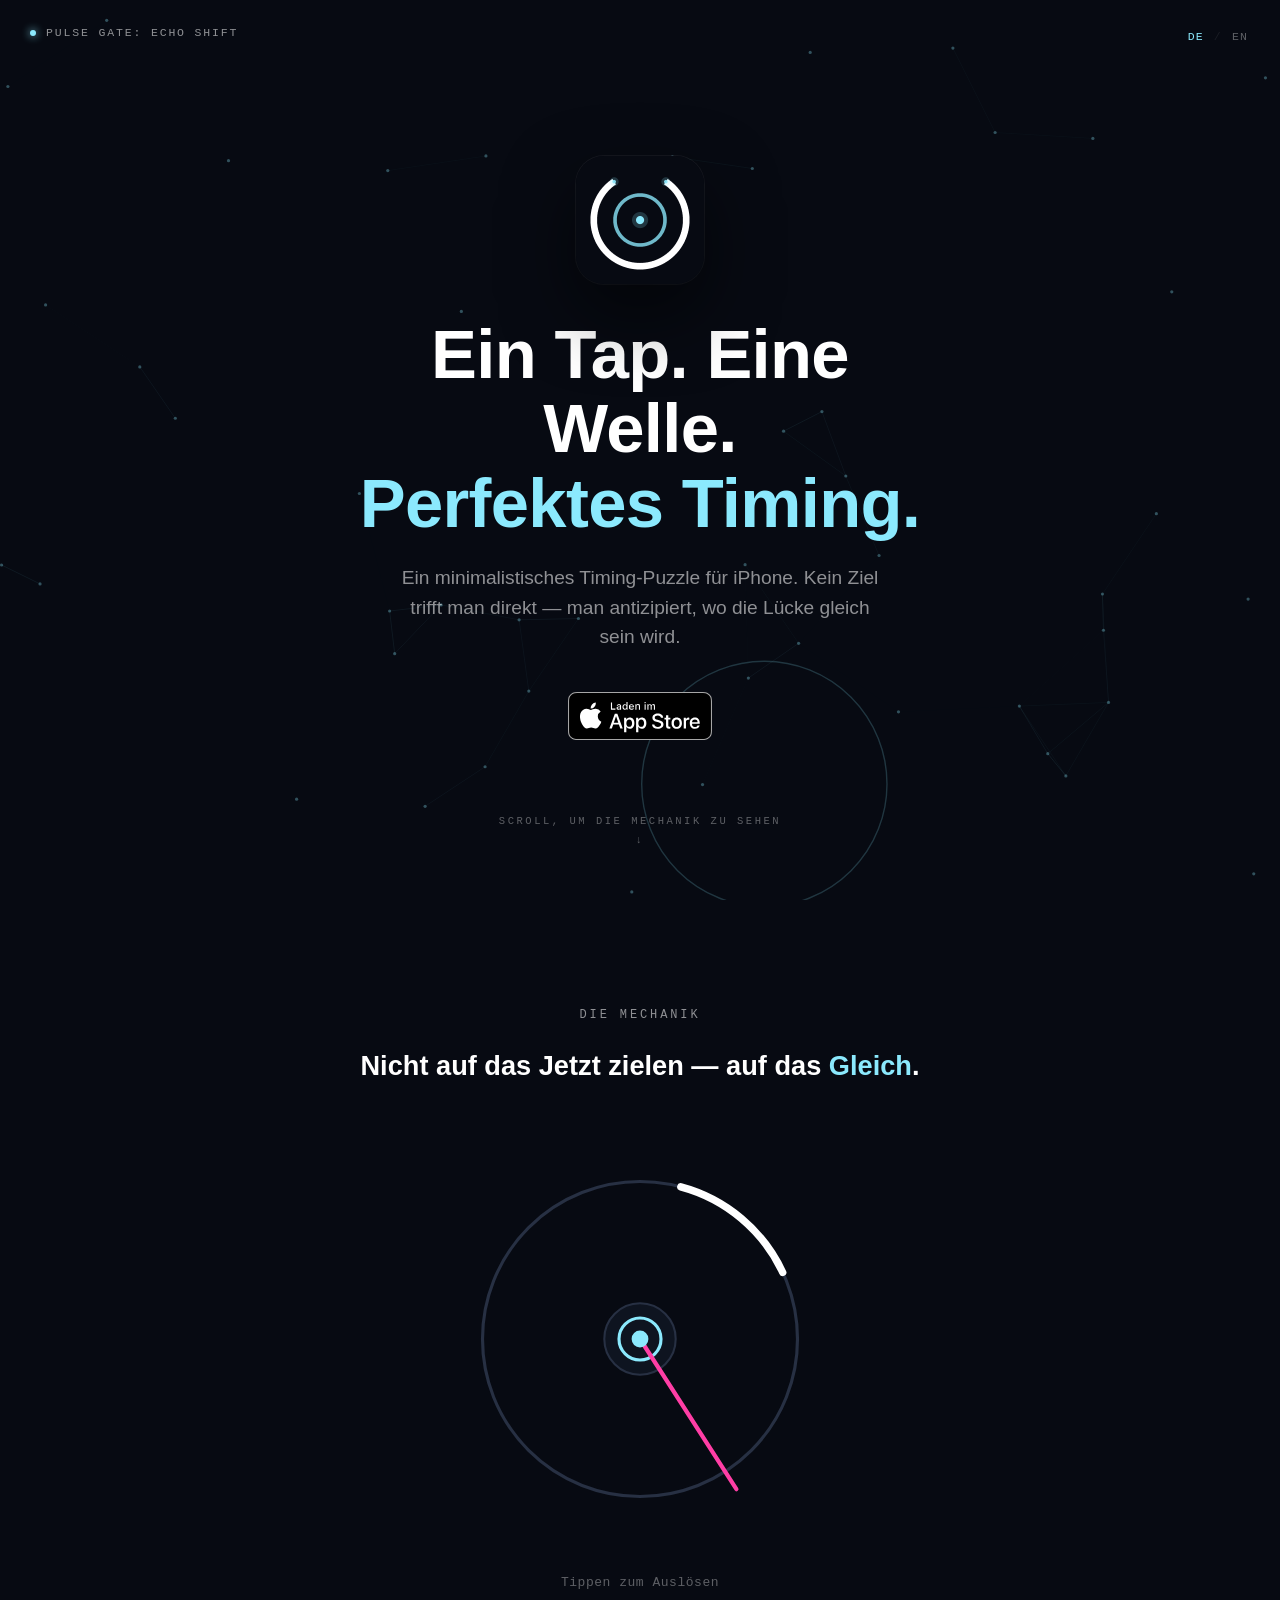
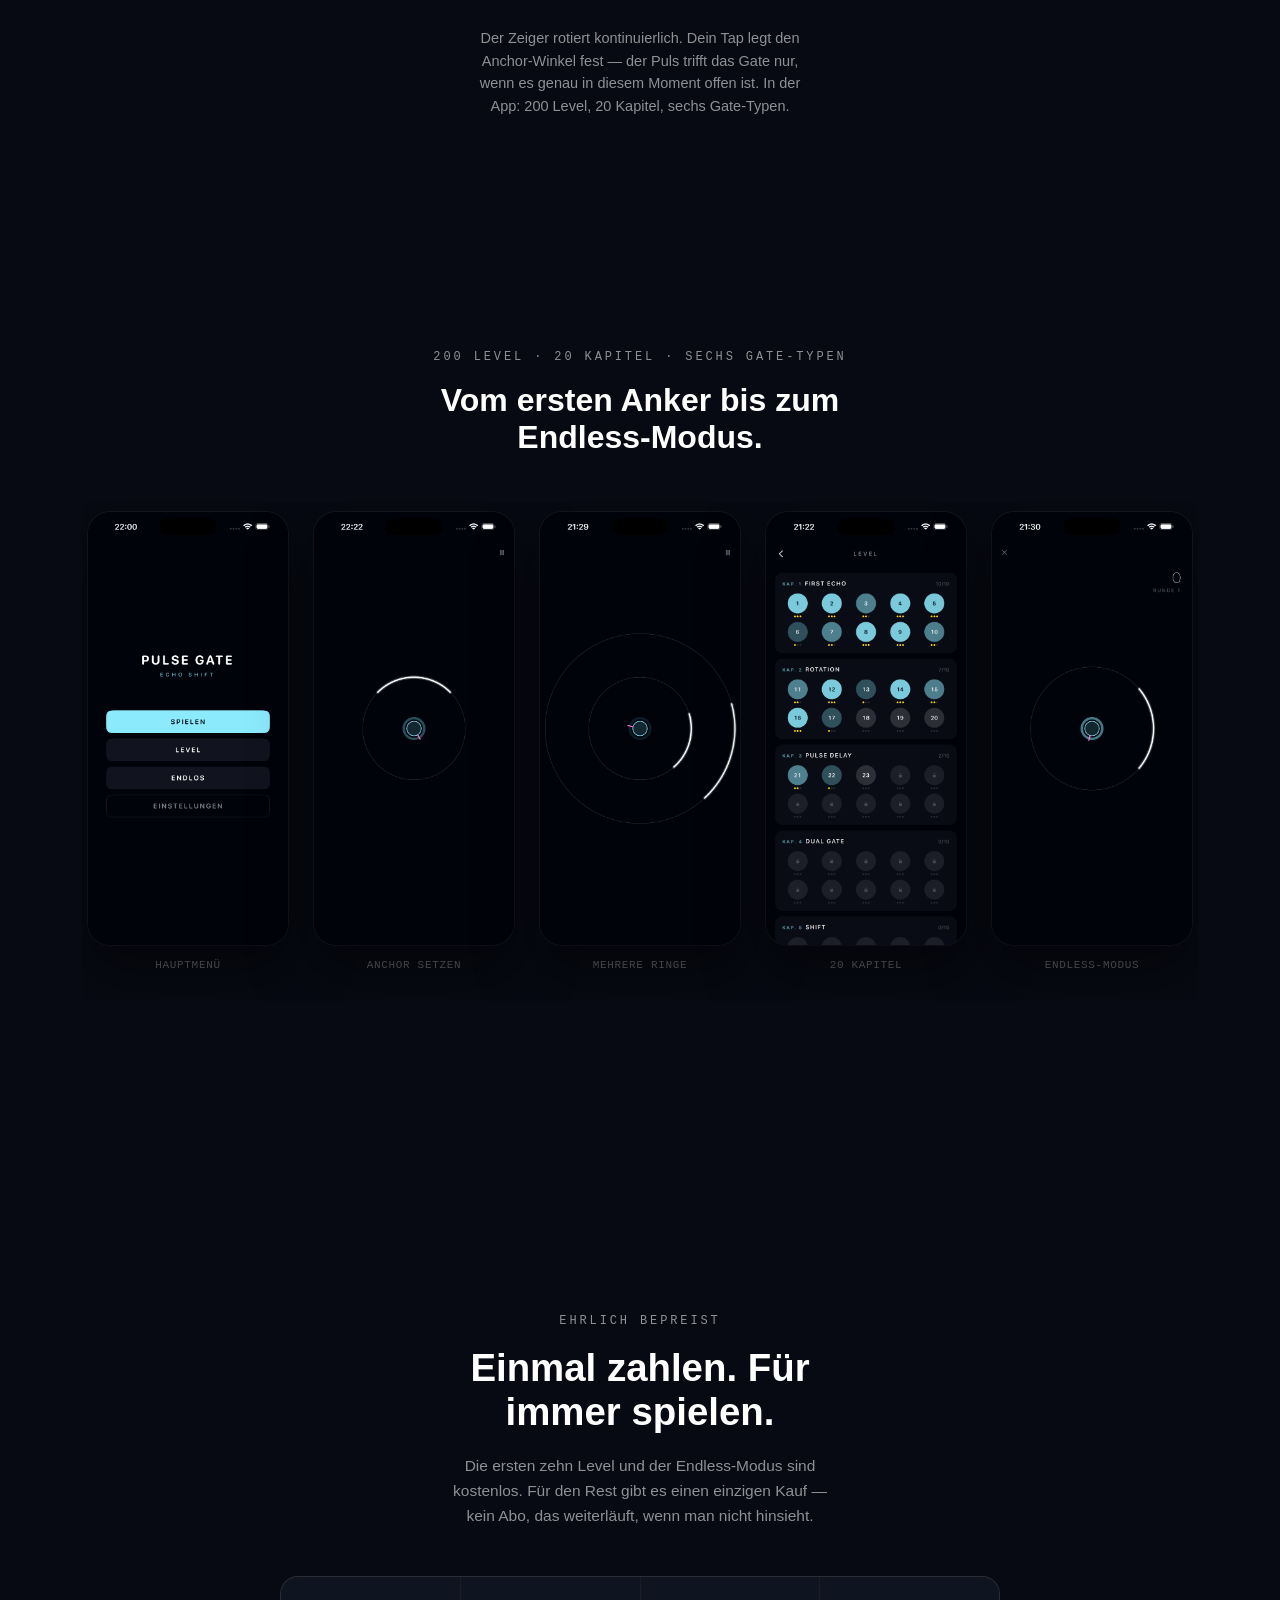
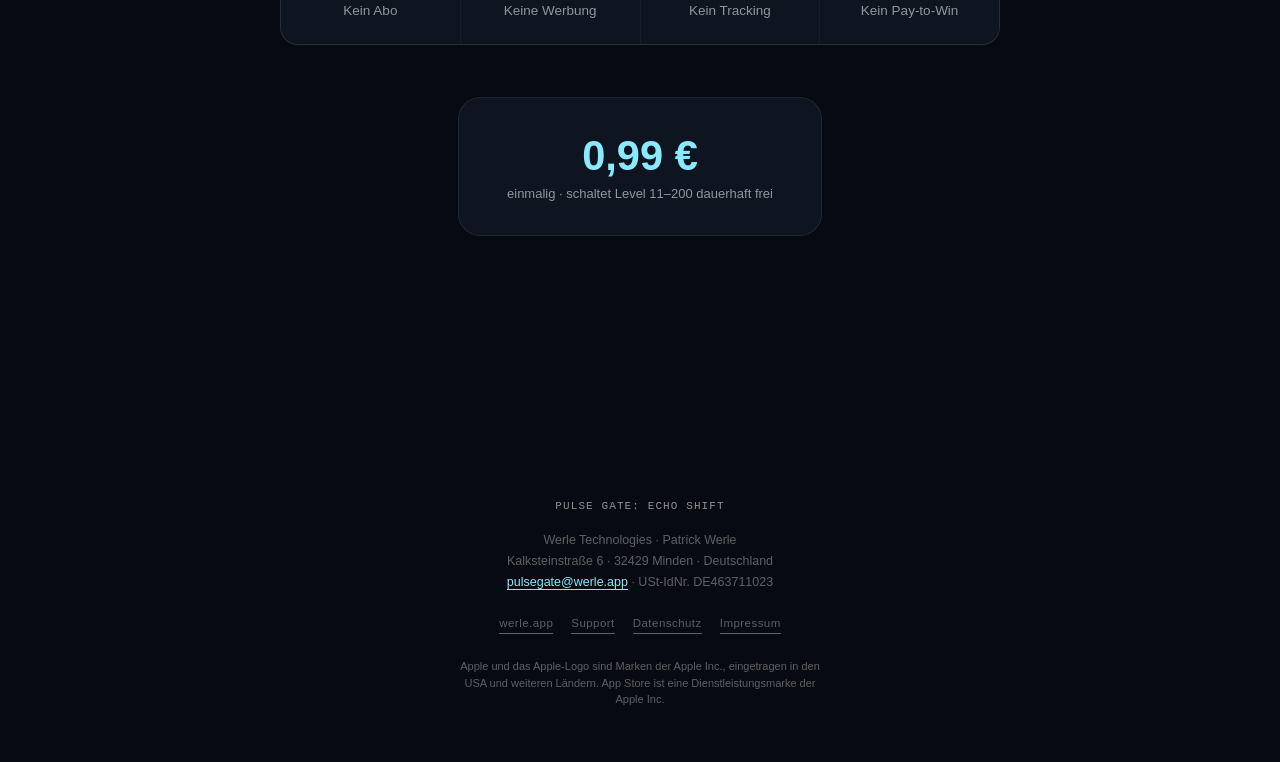
<file: index.html>
<!DOCTYPE html>
<html lang="de">
<head>
<meta charset="UTF-8">
<meta name="viewport" content="width=device-width, initial-scale=1">
<title>Pulse Gate: Echo Shift — Ein Tap. Eine Welle. Perfektes Timing.</title>
<meta name="description" content="Pulse Gate: Echo Shift ist ein minimalistisches One-Tap-Timing-Puzzle für iPhone. 200 Level, 20 Kapitel, kein Abo, keine Werbung.">
<link rel="canonical" href="https://pulsegate.werle.app/">
<link rel="alternate" hreflang="de" href="https://pulsegate.werle.app/">
<link rel="alternate" hreflang="en" href="https://pulsegate.werle.app/en/">
<link rel="alternate" hreflang="x-default" href="https://pulsegate.werle.app/">
<meta property="og:title" content="Pulse Gate: Echo Shift">
<meta property="og:description" content="Ein minimalistisches Timing-Puzzle für iPhone. Kein Ziel trifft man direkt — man antizipiert, wo die Lücke gleich sein wird.">
<meta property="og:image" content="https://pulsegate.werle.app/assets/shot-02-gameplay.png">
<meta property="og:type" content="website">
<meta name="apple-itunes-app" content="app-id=6788528869">
<link rel="icon" href="/assets/icon.png">
<link rel="apple-touch-icon" href="/assets/icon.png">
<link rel="stylesheet" href="/assets/style.css">
<script>window.PULSEGATE_STRINGS = { hit: 'Perfect', miss: 'Verfehlt', hint: 'Tippen zum Auslösen' };</script>
<script type="application/ld+json">{"@context": "https://schema.org", "@type": "MobileApplication", "name": "Pulse Gate: Echo Shift", "url": "https://pulsegate.werle.app/", "installUrl": "https://apps.apple.com/app/id6788528869", "applicationCategory": "GameApplication", "operatingSystem": "iOS", "inLanguage": "de", "author": {"@type": "Organization", "name": "Werle Technologies", "url": "https://werle.app"}}</script>
</head>
<body>

<canvas id="pulse-canvas" aria-hidden="true"></canvas>

<div class="hud-brand"><span class="dot" aria-hidden="true"></span>Pulse Gate: Echo Shift</div>
<nav class="hud-lang" aria-label="Sprache">
  <a href="/" aria-current="true">DE</a><span class="sep">/</span><a href="/en">EN</a>
</nav>

<!-- ============== HERO ============== -->
<section id="hero">
  <div class="hero-icon-wrap" id="icon-tilt">
    <img src="/assets/icon.png" alt="Pulse Gate: Echo Shift — App-Icon" width="128" height="128">
  </div>
  <h1 class="hero-headline">Ein Tap. Eine Welle.<br><span class="accent">Perfektes Timing.</span></h1>
  <p class="hero-sub">Ein minimalistisches Timing-Puzzle für iPhone. Kein Ziel trifft man direkt — man antizipiert, wo die Lücke gleich sein wird.</p>
  <div id="hero-cta">
    <a class="appstore-badge" href="https://apps.apple.com/app/id6788528869"><img src="/assets/badges/app-store-badge-de.svg" alt="Laden im App Store" width="144" height="48"></a>
  </div>
  <div class="scroll-hint">Scroll, um die Mechanik zu sehen<div class="chevron">↓</div></div>
</section>

<!-- ============== MECHANIC ============== -->
<section id="mechanic">
  <p class="eyebrow">Die Mechanik</p>
  <p class="mechanic-intro">Nicht auf das Jetzt zielen — auf das <span style="color:var(--thread)">Gleich</span>.</p>

  <svg id="mechanic-svg" viewBox="0 0 400 400" aria-label="Interaktive Anchor-Timing-Demo: Tippen oder Klicken legt den Winkel des rotierenden Zeigers fest. Trifft der Puls das offene Gate-Segment, ist es Perfect, sonst Verfehlt.">
    <circle cx="200" cy="200" r="150" fill="none" stroke="var(--gate-off)" stroke-width="3"/>
    <path id="gate-arc" fill="none" stroke="#fff" stroke-width="7" stroke-linecap="round"/>
    <circle id="pulse-ring" cx="200" cy="200" r="0" fill="none" stroke="var(--thread)" stroke-width="3" opacity="0"/>
    <circle cx="200" cy="200" r="34" fill="var(--sunk)" stroke="var(--gate-off)" stroke-width="2"/>
    <circle cx="200" cy="200" r="20" fill="none" stroke="var(--thread)" stroke-width="3"/>
    <line id="pointer" x1="200" y1="200" x2="200" y2="170" stroke="var(--anchor)" stroke-width="4" stroke-linecap="round"/>
    <circle cx="200" cy="200" r="8" fill="var(--thread)"/>
  </svg>
  <p class="mechanic-caption mono" id="mechanic-caption"></p>

  <p class="mechanic-note">Der Zeiger rotiert kontinuierlich. Dein Tap legt den Anchor-Winkel fest — der Puls trifft das Gate nur, wenn es genau in diesem Moment offen ist. In der App: 200 Level, 20 Kapitel, sechs Gate-Typen.</p>
</section>

<!-- ============== GALLERY ============== -->
<section id="gallery">
  <p class="eyebrow">200 Level · 20 Kapitel · Sechs Gate-Typen</p>
  <h2 class="gallery-heading">Vom ersten Anker bis zum Endless-Modus.</h2>
  <div class="gallery-row">
    <div class="tilt-card">
      <figure>
        <img src="/assets/shot-01-menu.png" alt="Hauptmenü von Pulse Gate: Echo Shift" width="200" height="433" loading="lazy">
        <figcaption>Hauptmenü</figcaption>
      </figure>
    </div>
    <div class="tilt-card">
      <figure>
        <img src="/assets/shot-02-gameplay.png" alt="Gameplay: ein Ring, ein offenes Gate, rotierender Anchor-Zeiger" width="200" height="433" loading="lazy">
        <figcaption>Anchor setzen</figcaption>
      </figure>
    </div>
    <div class="tilt-card">
      <figure>
        <img src="/assets/shot-03-multi.png" alt="Gameplay mit mehreren gleichzeitigen Ringen" width="200" height="433" loading="lazy">
        <figcaption>Mehrere Ringe</figcaption>
      </figure>
    </div>
    <div class="tilt-card">
      <figure>
        <img src="/assets/shot-04-levelselect.png" alt="Level-Auswahl mit Kapitelübersicht" width="200" height="433" loading="lazy">
        <figcaption>20 Kapitel</figcaption>
      </figure>
    </div>
    <div class="tilt-card">
      <figure>
        <img src="/assets/shot-05-endless.png" alt="Endless-Modus mit Score-Anzeige" width="200" height="433" loading="lazy">
        <figcaption>Endless-Modus</figcaption>
      </figure>
    </div>
  </div>
</section>

<!-- ============== POSITIONING ============== -->
<section id="positioning">
  <p class="eyebrow">Ehrlich bepreist</p>
  <h2 class="positioning-heading">Einmal zahlen. Für immer spielen.</h2>
  <p class="positioning-sub">Die ersten zehn Level und der Endless-Modus sind kostenlos. Für den Rest gibt es einen einzigen Kauf — kein Abo, das weiterläuft, wenn man nicht hinsieht.</p>

  <div class="positioning-grid">
    <div class="positioning-item">Kein Abo</div>
    <div class="positioning-item">Keine Werbung</div>
    <div class="positioning-item">Kein Tracking</div>
    <div class="positioning-item">Kein Pay-to-Win</div>
  </div>

  <div class="price-card">
    <span class="price-value"><span class="accent">0,99&nbsp;€</span></span>
    <span class="price-caption">einmalig · schaltet Level 11–200 dauerhaft frei</span>
  </div>
</section>

<!-- ============== FOOTER ============== -->
<footer>
  <p class="mono" style="letter-spacing:.1em; text-transform:uppercase; color: var(--muted); font-size:11px;">Pulse Gate: Echo Shift</p>
  <p>
    Werle Technologies · Patrick Werle<br>
    Kalksteinstraße 6 · 32429 Minden · Deutschland<br>
    <a href="mailto:pulsegate@werle.app">pulsegate@werle.app</a> · USt-IdNr. DE463711023
  </p>
  <div class="footer-links">
    <a href="https://werle.app">werle.app</a>
    <a href="/support.html">Support</a>
    <a href="/privacy.html">Datenschutz</a>
    <a href="/impressum.html">Impressum</a>
  </div>
  <p class="footer-credit">Apple und das Apple-Logo sind Marken der Apple Inc., eingetragen in den USA und weiteren Ländern. App Store ist eine Dienstleistungsmarke der Apple Inc.</p>
</footer>

<script src="/assets/config.js"></script>
<script src="/assets/site.js"></script>
</body>
</html>
</file>
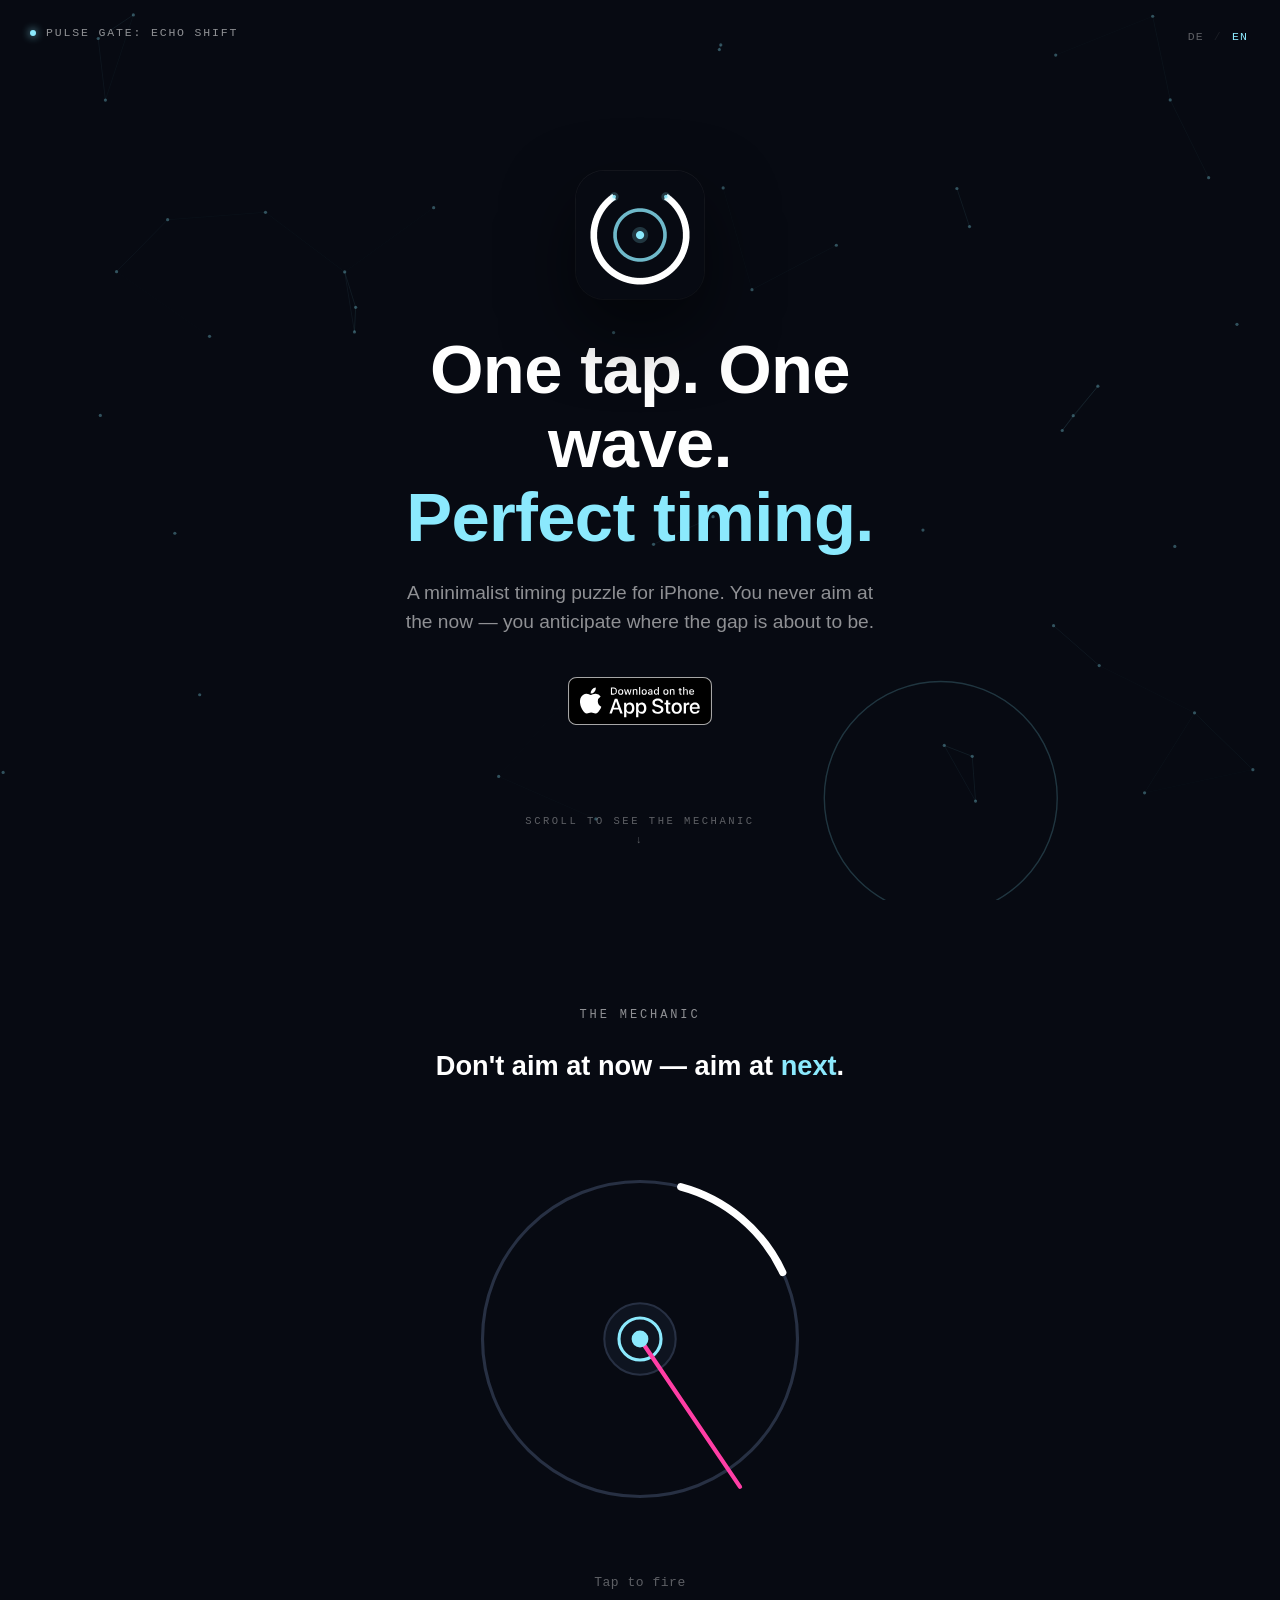
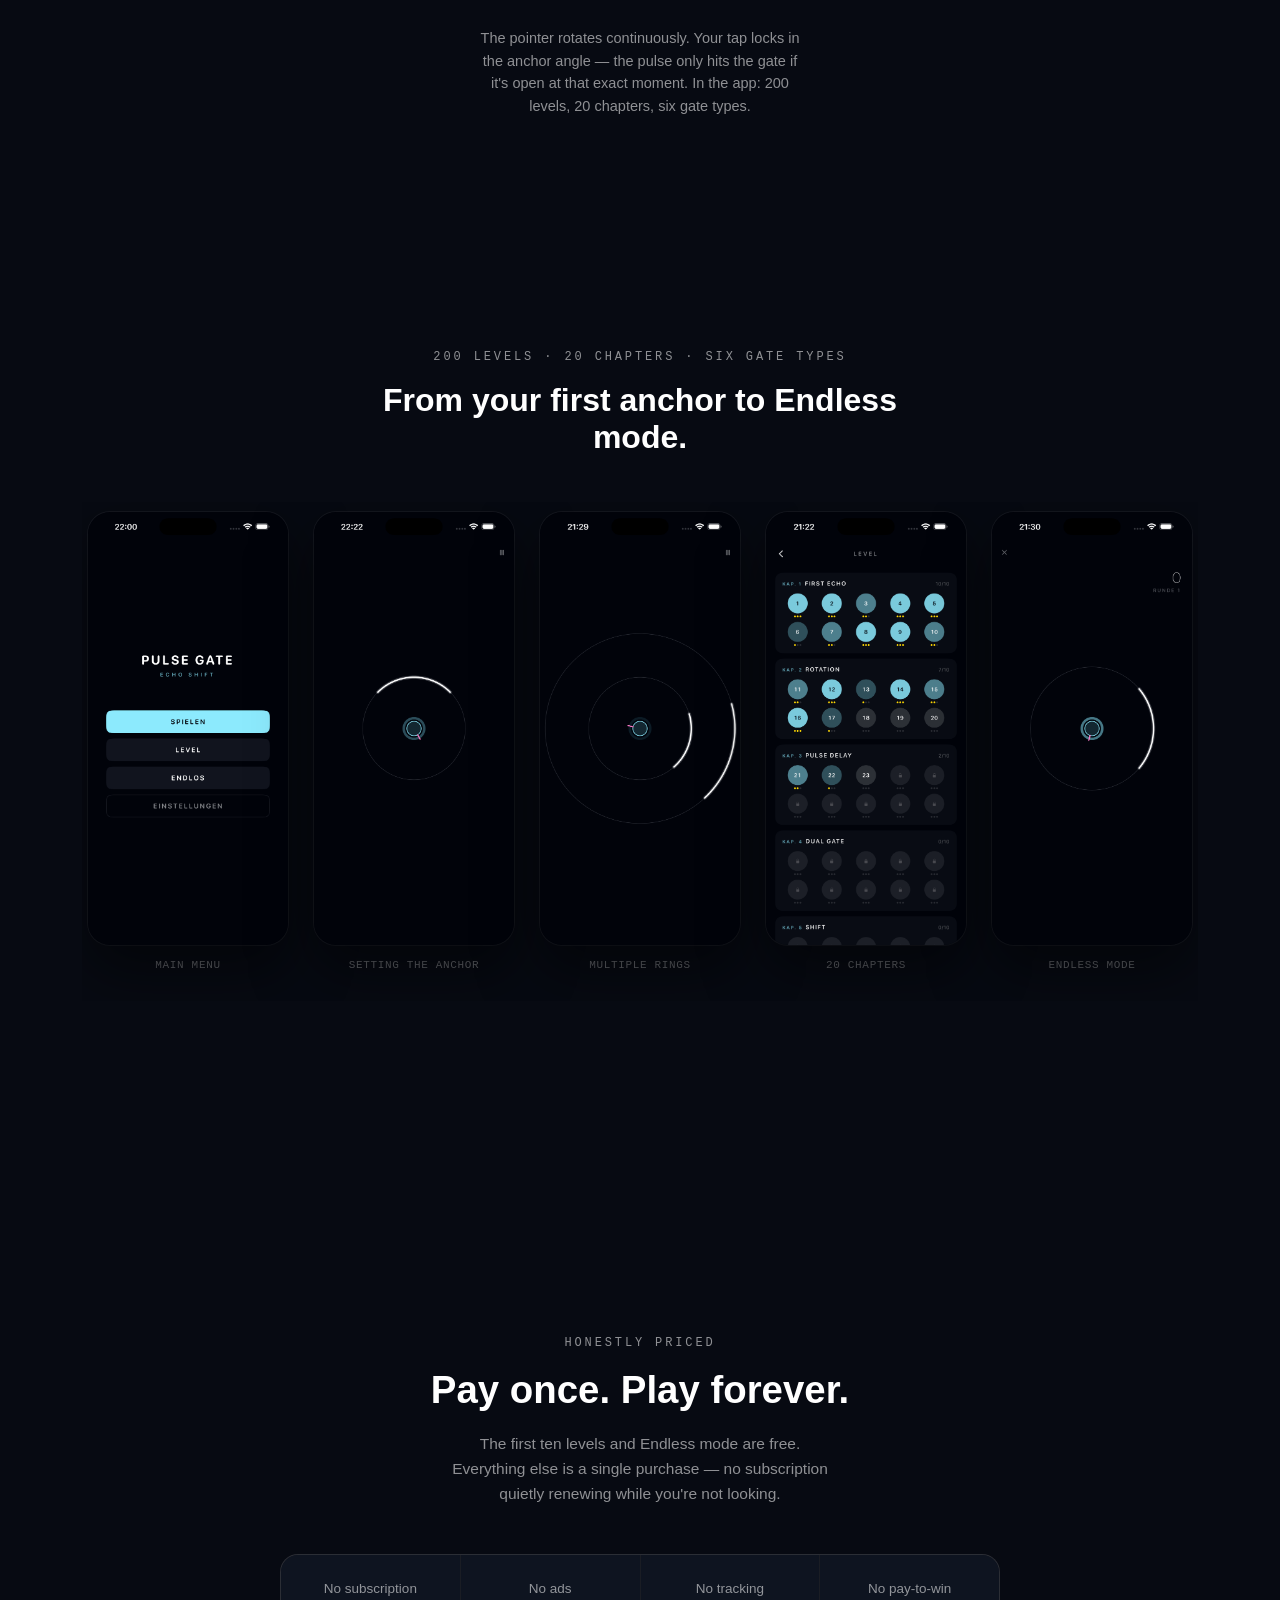
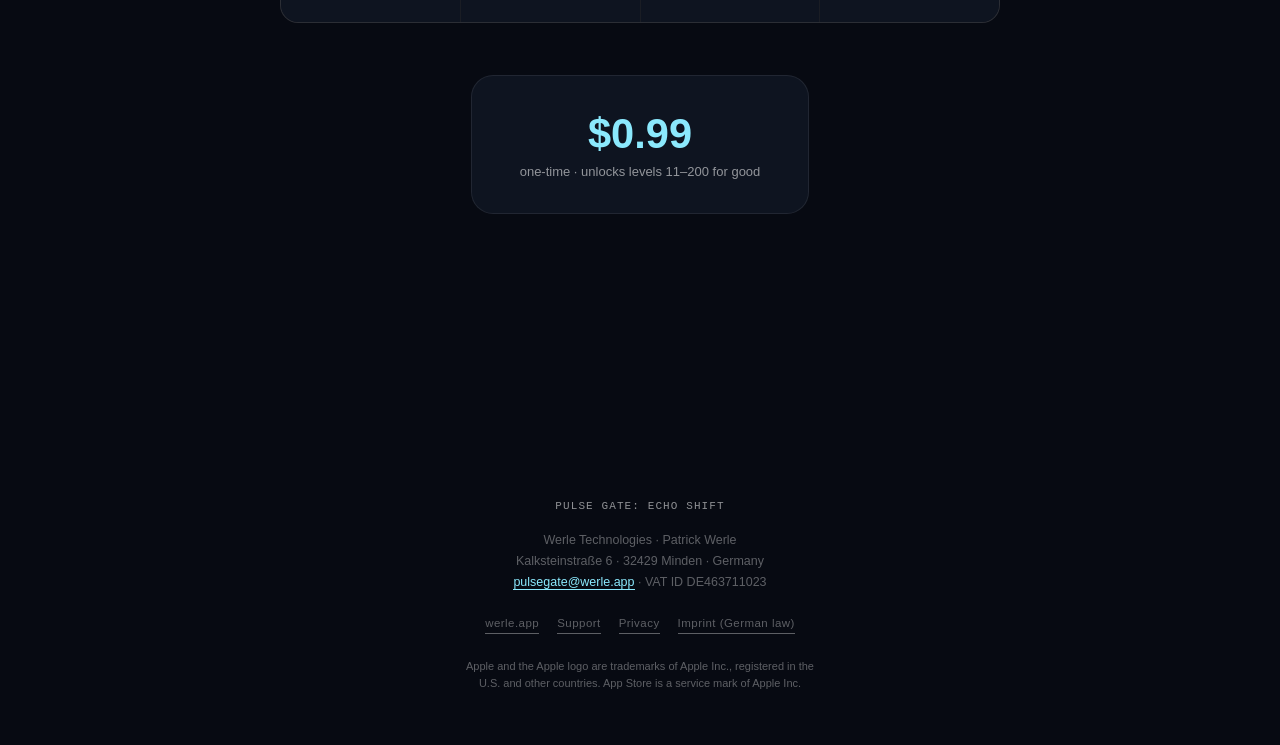
<file: en/index.html>
<!DOCTYPE html>
<html lang="en">
<head>
<meta charset="UTF-8">
<meta name="viewport" content="width=device-width, initial-scale=1">
<title>Pulse Gate: Echo Shift — One Tap. One Wave. Perfect Timing.</title>
<meta name="description" content="Pulse Gate: Echo Shift is a minimalist one-tap timing puzzle for iPhone. 200 levels, 20 chapters, no subscription, no ads.">
<link rel="canonical" href="https://pulsegate.werle.app/en/">
<link rel="alternate" hreflang="de" href="https://pulsegate.werle.app/">
<link rel="alternate" hreflang="en" href="https://pulsegate.werle.app/en/">
<link rel="alternate" hreflang="x-default" href="https://pulsegate.werle.app/">
<meta property="og:title" content="Pulse Gate: Echo Shift">
<meta property="og:description" content="A minimalist timing puzzle for iPhone. You never aim at the now — you anticipate where the gap will be.">
<meta property="og:image" content="https://pulsegate.werle.app/assets/shot-02-gameplay.png">
<meta property="og:type" content="website">
<meta name="apple-itunes-app" content="app-id=6788528869">
<link rel="icon" href="/assets/icon.png">
<link rel="apple-touch-icon" href="/assets/icon.png">
<link rel="stylesheet" href="/assets/style.css">
<script>window.PULSEGATE_STRINGS = { hit: 'Perfect', miss: 'Missed', hint: 'Tap to fire' };</script>
<script type="application/ld+json">{"@context": "https://schema.org", "@type": "MobileApplication", "name": "Pulse Gate: Echo Shift", "url": "https://pulsegate.werle.app/en/", "installUrl": "https://apps.apple.com/app/id6788528869", "applicationCategory": "GameApplication", "operatingSystem": "iOS", "inLanguage": "en", "author": {"@type": "Organization", "name": "Werle Technologies", "url": "https://werle.app"}}</script>
</head>
<body>

<canvas id="pulse-canvas" aria-hidden="true"></canvas>

<div class="hud-brand"><span class="dot" aria-hidden="true"></span>Pulse Gate: Echo Shift</div>
<nav class="hud-lang" aria-label="Language">
  <a href="/">DE</a><span class="sep">/</span><a href="/en" aria-current="true">EN</a>
</nav>

<!-- ============== HERO ============== -->
<section id="hero">
  <div class="hero-icon-wrap" id="icon-tilt">
    <img src="/assets/icon.png" alt="Pulse Gate: Echo Shift app icon" width="128" height="128">
  </div>
  <h1 class="hero-headline">One tap. One wave.<br><span class="accent">Perfect timing.</span></h1>
  <p class="hero-sub">A minimalist timing puzzle for iPhone. You never aim at the now — you anticipate where the gap is about to be.</p>
  <div id="hero-cta">
    <a class="appstore-badge" href="https://apps.apple.com/app/id6788528869"><img src="/assets/badges/app-store-badge-en.svg" alt="Download on the App Store" width="144" height="48"></a>
  </div>
  <div class="scroll-hint">Scroll to see the mechanic<div class="chevron">↓</div></div>
</section>

<!-- ============== MECHANIC ============== -->
<section id="mechanic">
  <p class="eyebrow">The mechanic</p>
  <p class="mechanic-intro">Don't aim at now — aim at <span style="color:var(--thread)">next</span>.</p>

  <svg id="mechanic-svg" viewBox="0 0 400 400" aria-label="Interactive anchor timing demo: tap or click to lock in the rotating pointer's angle. If the pulse hits the open gate segment, it's Perfect, otherwise Missed.">
    <circle cx="200" cy="200" r="150" fill="none" stroke="var(--gate-off)" stroke-width="3"/>
    <path id="gate-arc" fill="none" stroke="#fff" stroke-width="7" stroke-linecap="round"/>
    <circle id="pulse-ring" cx="200" cy="200" r="0" fill="none" stroke="var(--thread)" stroke-width="3" opacity="0"/>
    <circle cx="200" cy="200" r="34" fill="var(--sunk)" stroke="var(--gate-off)" stroke-width="2"/>
    <circle cx="200" cy="200" r="20" fill="none" stroke="var(--thread)" stroke-width="3"/>
    <line id="pointer" x1="200" y1="200" x2="200" y2="170" stroke="var(--anchor)" stroke-width="4" stroke-linecap="round"/>
    <circle cx="200" cy="200" r="8" fill="var(--thread)"/>
  </svg>
  <p class="mechanic-caption mono" id="mechanic-caption"></p>

  <p class="mechanic-note">The pointer rotates continuously. Your tap locks in the anchor angle — the pulse only hits the gate if it's open at that exact moment. In the app: 200 levels, 20 chapters, six gate types.</p>
</section>

<!-- ============== GALLERY ============== -->
<section id="gallery">
  <p class="eyebrow">200 levels · 20 chapters · six gate types</p>
  <h2 class="gallery-heading">From your first anchor to Endless mode.</h2>
  <div class="gallery-row">
    <div class="tilt-card">
      <figure>
        <img src="/assets/shot-01-menu.png" alt="Pulse Gate: Echo Shift main menu" width="200" height="433" loading="lazy">
        <figcaption>Main menu</figcaption>
      </figure>
    </div>
    <div class="tilt-card">
      <figure>
        <img src="/assets/shot-02-gameplay.png" alt="Gameplay: one ring, one open gate, rotating anchor pointer" width="200" height="433" loading="lazy">
        <figcaption>Setting the anchor</figcaption>
      </figure>
    </div>
    <div class="tilt-card">
      <figure>
        <img src="/assets/shot-03-multi.png" alt="Gameplay with several concurrent rings" width="200" height="433" loading="lazy">
        <figcaption>Multiple rings</figcaption>
      </figure>
    </div>
    <div class="tilt-card">
      <figure>
        <img src="/assets/shot-04-levelselect.png" alt="Level select with chapter overview" width="200" height="433" loading="lazy">
        <figcaption>20 chapters</figcaption>
      </figure>
    </div>
    <div class="tilt-card">
      <figure>
        <img src="/assets/shot-05-endless.png" alt="Endless mode with score display" width="200" height="433" loading="lazy">
        <figcaption>Endless mode</figcaption>
      </figure>
    </div>
  </div>
</section>

<!-- ============== POSITIONING ============== -->
<section id="positioning">
  <p class="eyebrow">Honestly priced</p>
  <h2 class="positioning-heading">Pay once. Play forever.</h2>
  <p class="positioning-sub">The first ten levels and Endless mode are free. Everything else is a single purchase — no subscription quietly renewing while you're not looking.</p>

  <div class="positioning-grid">
    <div class="positioning-item">No subscription</div>
    <div class="positioning-item">No ads</div>
    <div class="positioning-item">No tracking</div>
    <div class="positioning-item">No pay-to-win</div>
  </div>

  <div class="price-card">
    <span class="price-value"><span class="accent">$0.99</span></span>
    <span class="price-caption">one-time · unlocks levels 11–200 for good</span>
  </div>
</section>

<!-- ============== FOOTER ============== -->
<footer>
  <p class="mono" style="letter-spacing:.1em; text-transform:uppercase; color: var(--muted); font-size:11px;">Pulse Gate: Echo Shift</p>
  <p>
    Werle Technologies · Patrick Werle<br>
    Kalksteinstraße 6 · 32429 Minden · Germany<br>
    <a href="mailto:pulsegate@werle.app">pulsegate@werle.app</a> · VAT ID DE463711023
  </p>
  <div class="footer-links">
    <a href="https://werle.app">werle.app</a>
    <a href="/support.html">Support</a>
    <a href="/privacy.html">Privacy</a>
    <a href="/impressum.html">Imprint (German law)</a>
  </div>
  <p class="footer-credit">Apple and the Apple logo are trademarks of Apple Inc., registered in the U.S. and other countries. App Store is a service mark of Apple Inc.</p>
</footer>

<script src="/assets/config.js"></script>
<script src="/assets/site.js"></script>
</body>
</html>
</file>
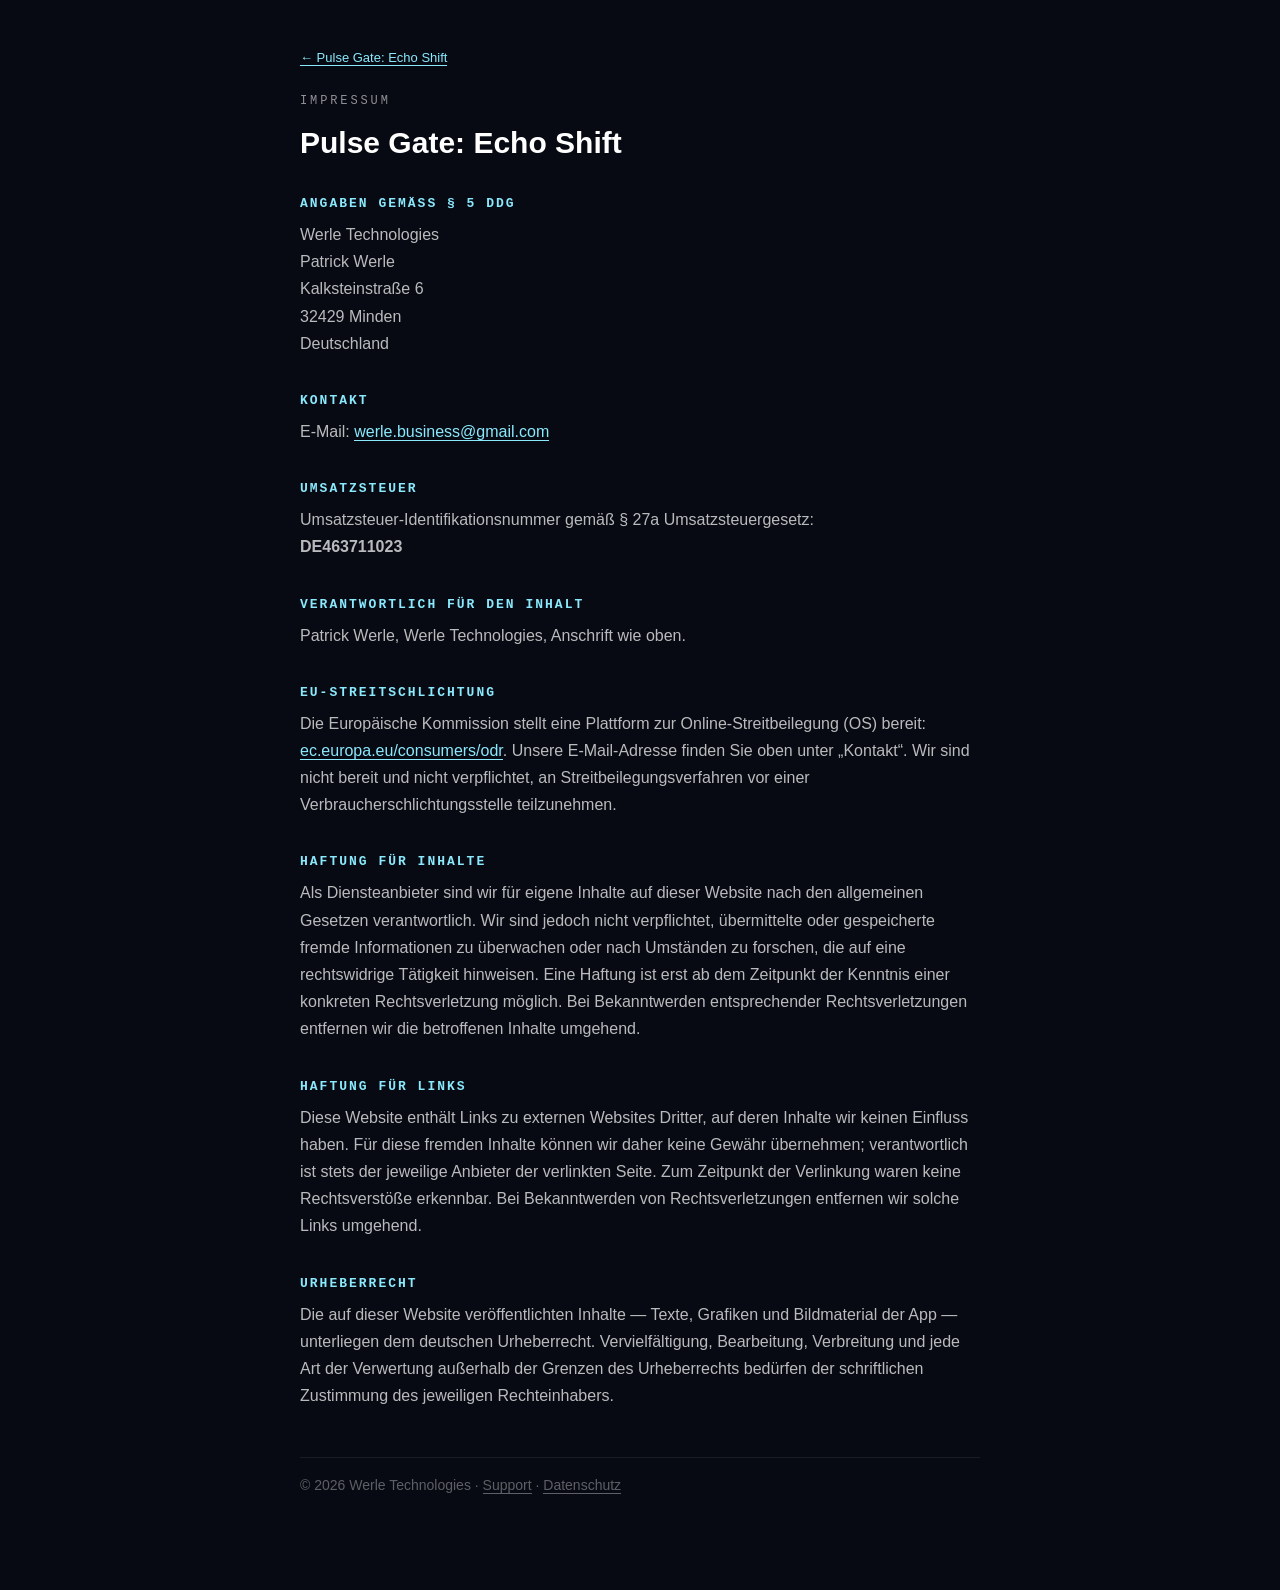
<file: impressum.html>
<!DOCTYPE html>
<html lang="de">
<head>
<meta charset="utf-8">
<meta name="viewport" content="width=device-width, initial-scale=1">
<title>Pulse Gate: Echo Shift — Impressum</title>
<meta name="robots" content="noindex">
<link rel="canonical" href="https://pulsegate.werle.app/impressum.html">
<link rel="icon" href="/assets/icon.png">
<link rel="stylesheet" href="/assets/style.css">
</head>
<body class="doc-body">
<main>
  <a class="doc-back" href="/">← Pulse Gate: Echo Shift</a>
  <div class="eyebrow">Impressum</div>
  <h1>Pulse Gate: Echo Shift</h1>

  <h2>Angaben gemäß § 5 DDG</h2>
  <p>
    Werle Technologies<br>
    Patrick Werle<br>
    Kalksteinstraße 6<br>
    32429 Minden<br>
    Deutschland
  </p>

  <h2>Kontakt</h2>
  <p>
    E-Mail: <a href="mailto:werle.business@gmail.com">werle.business@gmail.com</a>
  </p>

  <h2>Umsatzsteuer</h2>
  <p>Umsatzsteuer-Identifikationsnummer gemäß § 27a Umsatzsteuergesetz:<br>
  <strong>DE463711023</strong></p>

  <h2>Verantwortlich für den Inhalt</h2>
  <p>Patrick Werle, Werle Technologies, Anschrift wie oben.</p>

  <h2>EU-Streitschlichtung</h2>
  <p>Die Europäische Kommission stellt eine Plattform zur Online-Streitbeilegung (OS)
  bereit: <a href="https://ec.europa.eu/consumers/odr/" rel="noopener">ec.europa.eu/consumers/odr</a>.
  Unsere E-Mail-Adresse finden Sie oben unter „Kontakt“. Wir sind nicht bereit und
  nicht verpflichtet, an Streitbeilegungsverfahren vor einer Verbraucherschlichtungsstelle
  teilzunehmen.</p>

  <h2>Haftung für Inhalte</h2>
  <p>Als Diensteanbieter sind wir für eigene Inhalte auf dieser Website nach den
  allgemeinen Gesetzen verantwortlich. Wir sind jedoch nicht verpflichtet, übermittelte
  oder gespeicherte fremde Informationen zu überwachen oder nach Umständen zu forschen,
  die auf eine rechtswidrige Tätigkeit hinweisen. Eine Haftung ist erst ab dem Zeitpunkt
  der Kenntnis einer konkreten Rechtsverletzung möglich. Bei Bekanntwerden entsprechender
  Rechtsverletzungen entfernen wir die betroffenen Inhalte umgehend.</p>

  <h2>Haftung für Links</h2>
  <p>Diese Website enthält Links zu externen Websites Dritter, auf deren Inhalte wir
  keinen Einfluss haben. Für diese fremden Inhalte können wir daher keine Gewähr
  übernehmen; verantwortlich ist stets der jeweilige Anbieter der verlinkten Seite. Zum
  Zeitpunkt der Verlinkung waren keine Rechtsverstöße erkennbar. Bei Bekanntwerden von
  Rechtsverletzungen entfernen wir solche Links umgehend.</p>

  <h2>Urheberrecht</h2>
  <p>Die auf dieser Website veröffentlichten Inhalte — Texte, Grafiken und Bildmaterial
  der App — unterliegen dem deutschen Urheberrecht. Vervielfältigung, Bearbeitung,
  Verbreitung und jede Art der Verwertung außerhalb der Grenzen des Urheberrechts
  bedürfen der schriftlichen Zustimmung des jeweiligen Rechteinhabers.</p>

  <p class="doc-footer">© 2026 Werle Technologies · <a href="/support.html">Support</a> ·
  <a href="/privacy.html">Datenschutz</a></p>
</main>
</body>
</html>
</file>
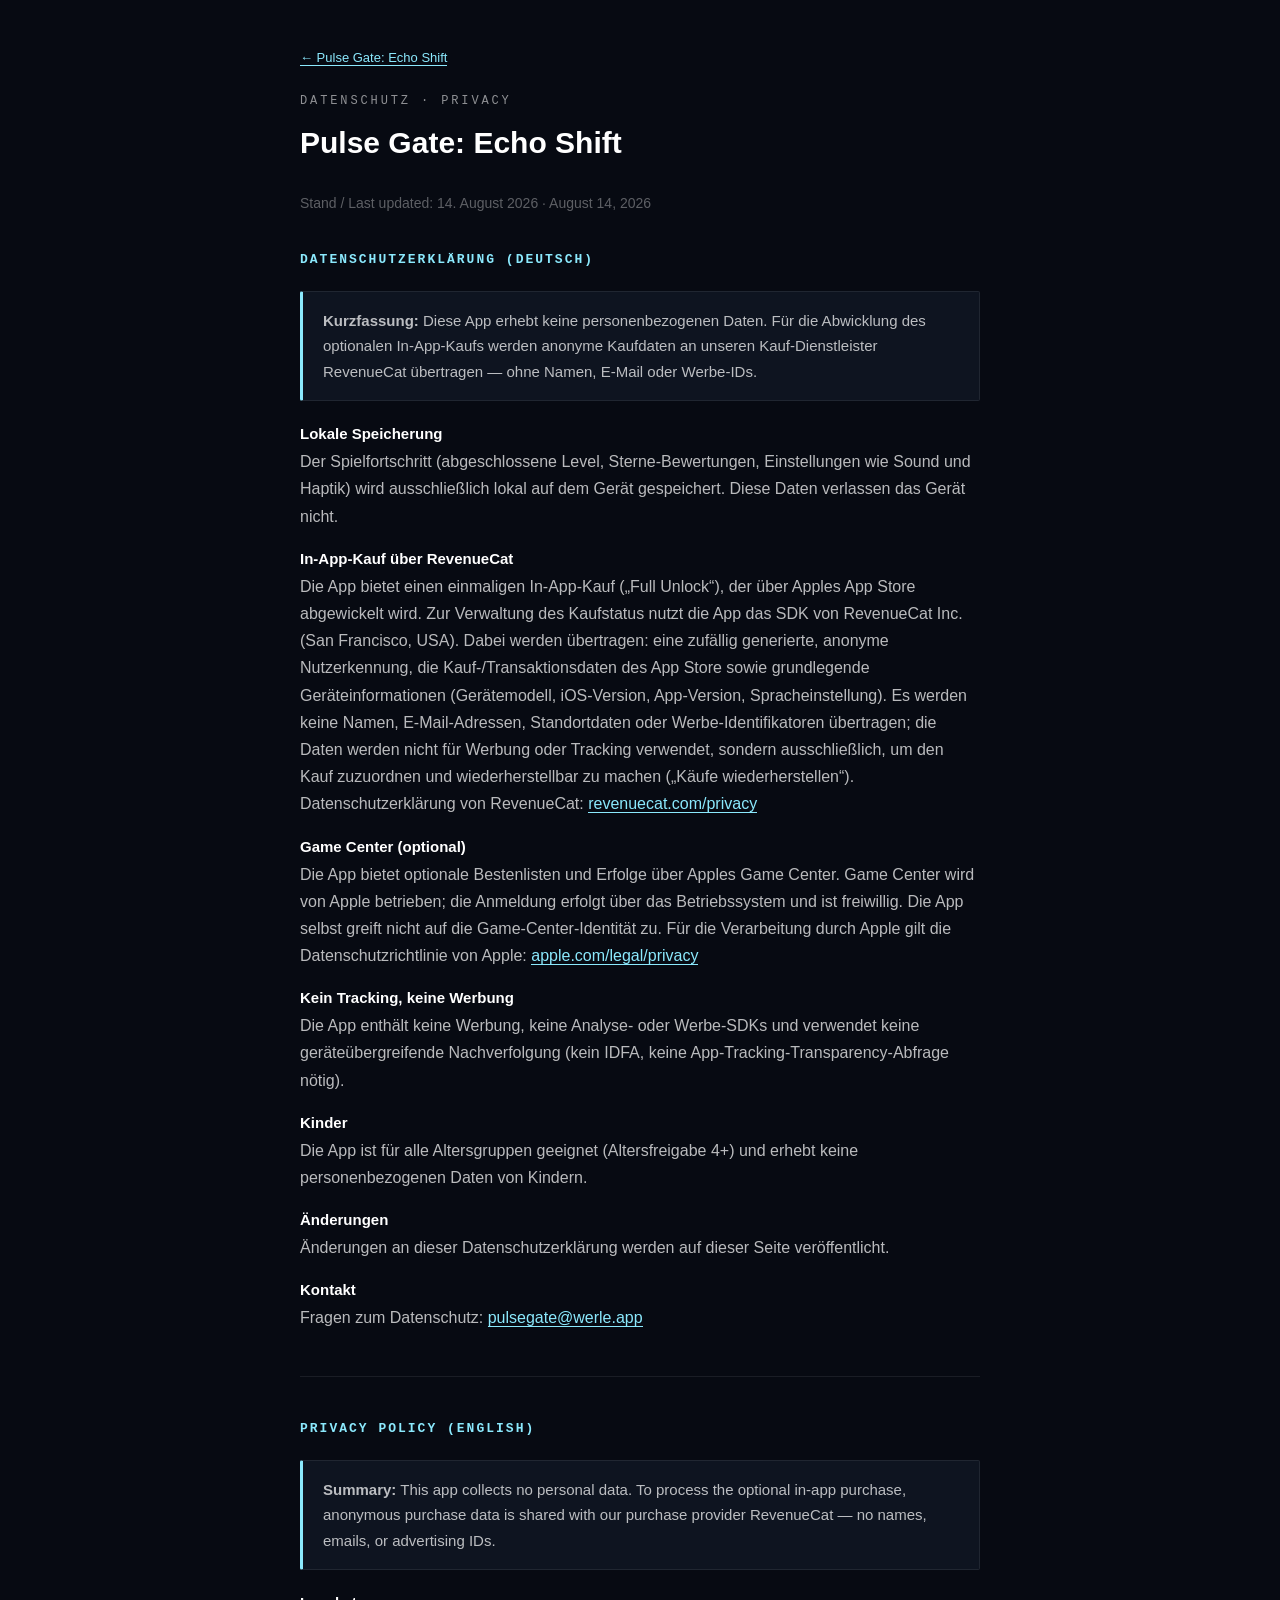
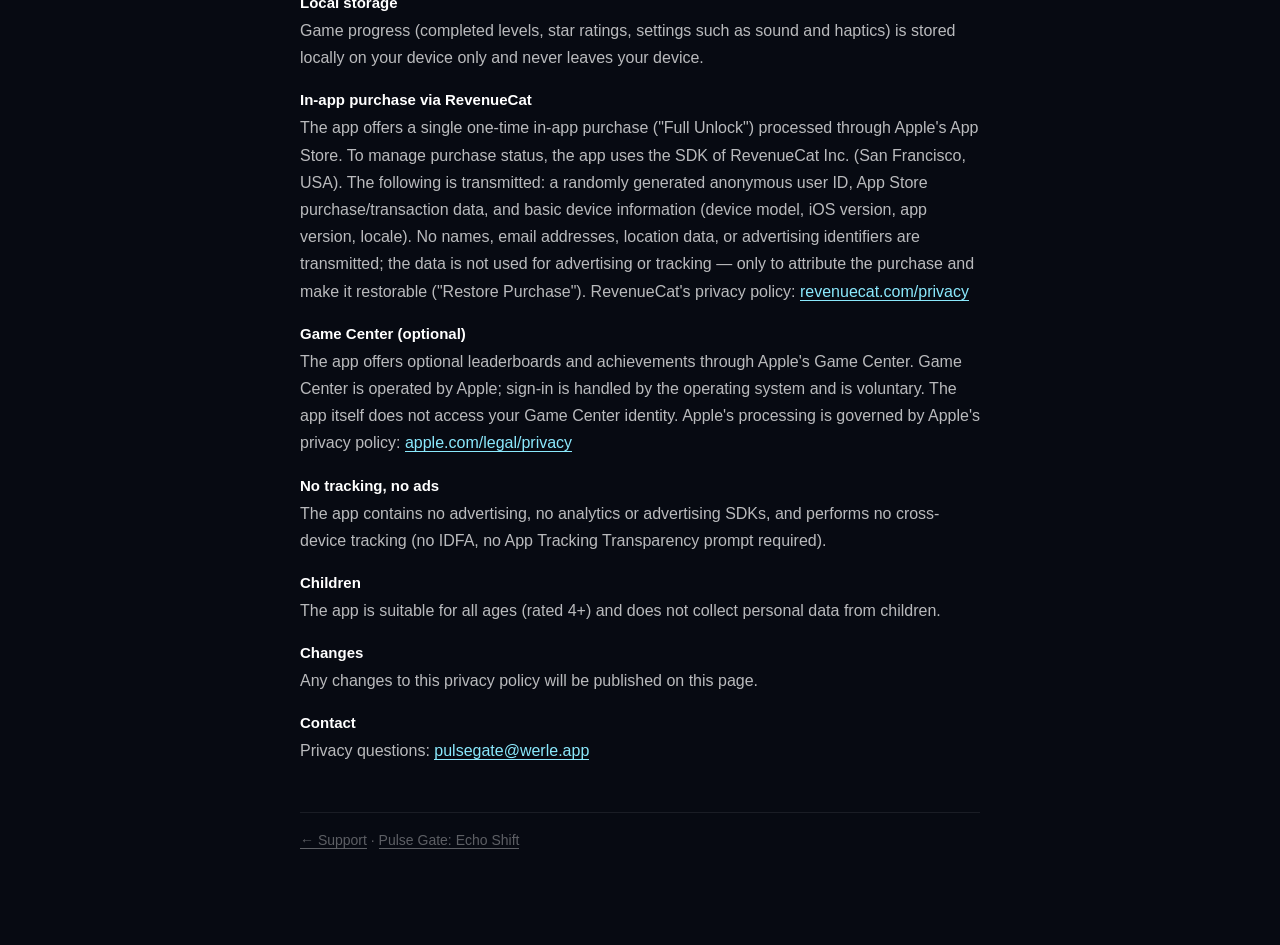
<file: privacy.html>
<!DOCTYPE html>
<html lang="de">
<head>
<meta charset="utf-8">
<meta name="viewport" content="width=device-width, initial-scale=1">
<title>Pulse Gate: Echo Shift — Datenschutz / Privacy</title>
<link rel="canonical" href="https://pulsegate.werle.app/privacy.html">
<link rel="icon" href="/assets/icon.png">
<link rel="stylesheet" href="/assets/style.css">
</head>
<body class="doc-body">
<main>
  <a class="doc-back" href="/">← Pulse Gate: Echo Shift</a>
  <div class="eyebrow">Datenschutz · Privacy</div>
  <h1>Pulse Gate: Echo Shift</h1>
  <p class="stand">Stand / Last updated: 14. August 2026 · August 14, 2026</p>

  <h2 id="de">Datenschutzerklärung (Deutsch)</h2>

  <div class="summary">
    <p style="margin:0"><strong>Kurzfassung:</strong> Diese App erhebt keine personenbezogenen
    Daten. Für die Abwicklung des optionalen In-App-Kaufs werden anonyme Kaufdaten an unseren
    Kauf-Dienstleister RevenueCat übertragen — ohne Namen, E-Mail oder Werbe-IDs.</p>
  </div>

  <h3>Lokale Speicherung</h3>
  <p>Der Spielfortschritt (abgeschlossene Level, Sterne-Bewertungen, Einstellungen wie Sound
  und Haptik) wird ausschließlich lokal auf dem Gerät gespeichert. Diese Daten verlassen das
  Gerät nicht.</p>

  <h3>In-App-Kauf über RevenueCat</h3>
  <p>Die App bietet einen einmaligen In-App-Kauf („Full Unlock“), der über Apples App Store
  abgewickelt wird. Zur Verwaltung des Kaufstatus nutzt die App das SDK von RevenueCat Inc.
  (San Francisco, USA). Dabei werden übertragen: eine zufällig generierte, anonyme
  Nutzerkennung, die Kauf-/Transaktionsdaten des App Store sowie grundlegende
  Geräteinformationen (Gerätemodell, iOS-Version, App-Version, Spracheinstellung). Es werden
  keine Namen, E-Mail-Adressen, Standortdaten oder Werbe-Identifikatoren übertragen; die
  Daten werden nicht für Werbung oder Tracking verwendet, sondern ausschließlich, um den
  Kauf zuzuordnen und wiederherstellbar zu machen („Käufe wiederherstellen“).
  Datenschutzerklärung von RevenueCat:
  <a href="https://www.revenuecat.com/privacy" rel="noopener">revenuecat.com/privacy</a></p>

  <h3>Game Center (optional)</h3>
  <p>Die App bietet optionale Bestenlisten und Erfolge über Apples Game Center. Game Center
  wird von Apple betrieben; die Anmeldung erfolgt über das Betriebssystem und ist freiwillig.
  Die App selbst greift nicht auf die Game-Center-Identität zu. Für die Verarbeitung durch
  Apple gilt die Datenschutzrichtlinie von Apple:
  <a href="https://www.apple.com/legal/privacy/" rel="noopener">apple.com/legal/privacy</a></p>

  <h3>Kein Tracking, keine Werbung</h3>
  <p>Die App enthält keine Werbung, keine Analyse- oder Werbe-SDKs und verwendet keine
  geräteübergreifende Nachverfolgung (kein IDFA, keine App-Tracking-Transparency-Abfrage
  nötig).</p>

  <h3>Kinder</h3>
  <p>Die App ist für alle Altersgruppen geeignet (Altersfreigabe 4+) und erhebt keine
  personenbezogenen Daten von Kindern.</p>

  <h3>Änderungen</h3>
  <p>Änderungen an dieser Datenschutzerklärung werden auf dieser Seite veröffentlicht.</p>

  <h3>Kontakt</h3>
  <p>Fragen zum Datenschutz:
  <a href="mailto:pulsegate@werle.app">pulsegate@werle.app</a></p>

  <hr>

  <h2 id="en">Privacy Policy (English)</h2>

  <div class="summary">
    <p style="margin:0"><strong>Summary:</strong> This app collects no personal data. To
    process the optional in-app purchase, anonymous purchase data is shared with our purchase
    provider RevenueCat — no names, emails, or advertising IDs.</p>
  </div>

  <h3>Local storage</h3>
  <p>Game progress (completed levels, star ratings, settings such as sound and haptics) is
  stored locally on your device only and never leaves your device.</p>

  <h3>In-app purchase via RevenueCat</h3>
  <p>The app offers a single one-time in-app purchase ("Full Unlock") processed through
  Apple's App Store. To manage purchase status, the app uses the SDK of RevenueCat Inc.
  (San Francisco, USA). The following is transmitted: a randomly generated anonymous user ID,
  App Store purchase/transaction data, and basic device information (device model, iOS
  version, app version, locale). No names, email addresses, location data, or advertising
  identifiers are transmitted; the data is not used for advertising or tracking — only to
  attribute the purchase and make it restorable ("Restore Purchase"). RevenueCat's privacy
  policy: <a href="https://www.revenuecat.com/privacy" rel="noopener">revenuecat.com/privacy</a></p>

  <h3>Game Center (optional)</h3>
  <p>The app offers optional leaderboards and achievements through Apple's Game Center.
  Game Center is operated by Apple; sign-in is handled by the operating system and is
  voluntary. The app itself does not access your Game Center identity. Apple's processing is
  governed by Apple's privacy policy:
  <a href="https://www.apple.com/legal/privacy/" rel="noopener">apple.com/legal/privacy</a></p>

  <h3>No tracking, no ads</h3>
  <p>The app contains no advertising, no analytics or advertising SDKs, and performs no
  cross-device tracking (no IDFA, no App Tracking Transparency prompt required).</p>

  <h3>Children</h3>
  <p>The app is suitable for all ages (rated 4+) and does not collect personal data from
  children.</p>

  <h3>Changes</h3>
  <p>Any changes to this privacy policy will be published on this page.</p>

  <h3>Contact</h3>
  <p>Privacy questions:
  <a href="mailto:pulsegate@werle.app">pulsegate@werle.app</a></p>

  <p class="doc-footer"><a href="/support.html">← Support</a> · <a href="/">Pulse Gate: Echo Shift</a></p>
</main>
</body>
</html>
</file>
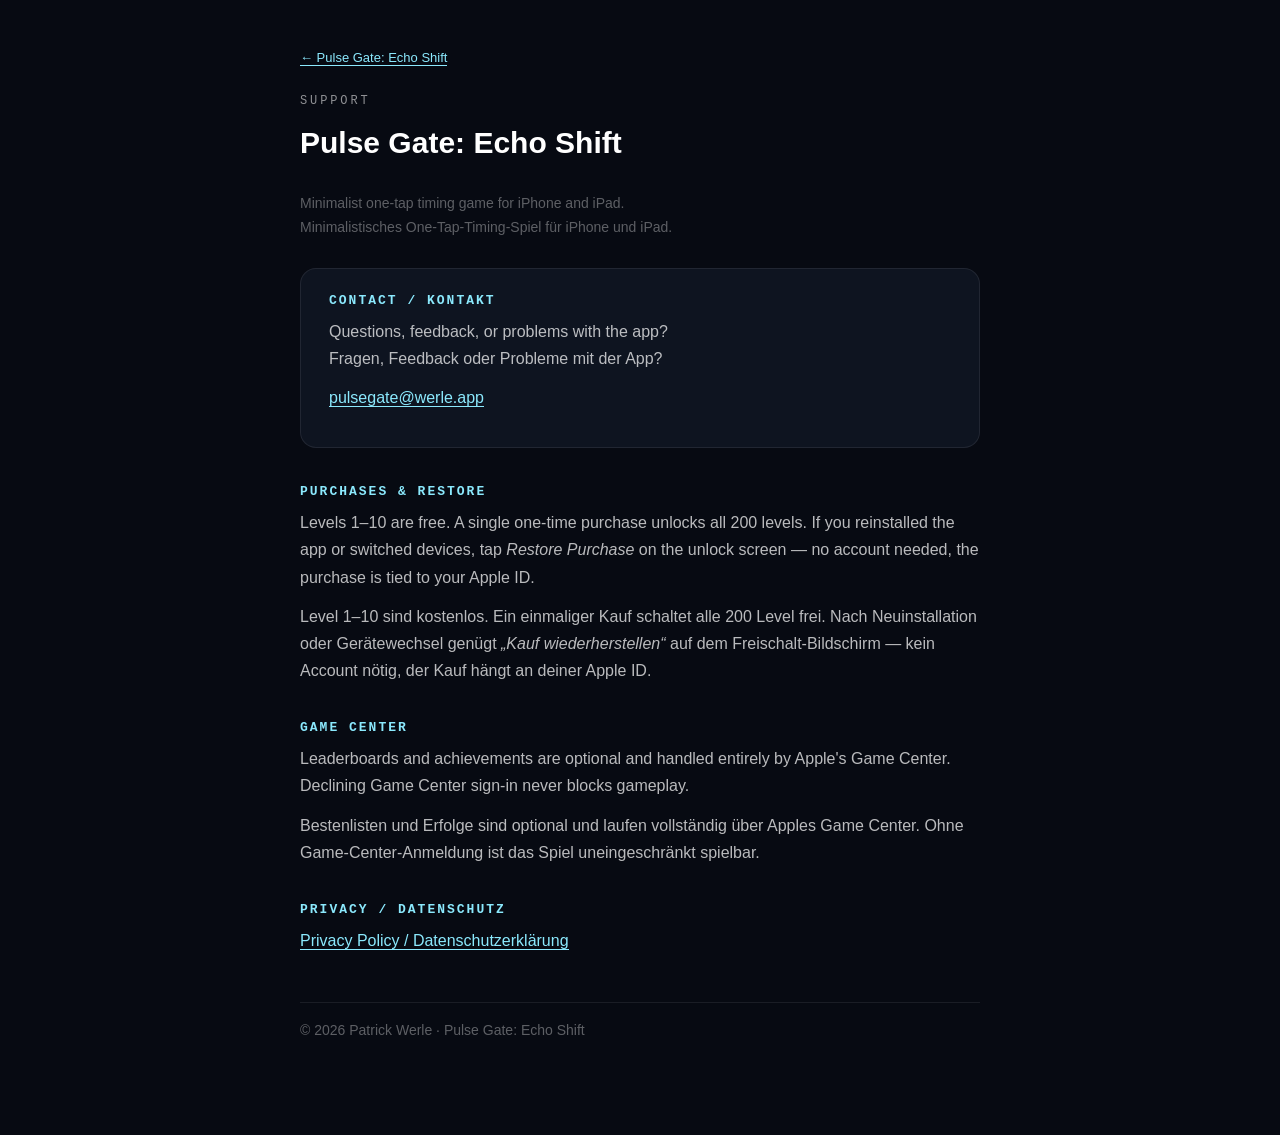
<file: support.html>
<!DOCTYPE html>
<html lang="en">
<head>
<meta charset="utf-8">
<meta name="viewport" content="width=device-width, initial-scale=1">
<title>Pulse Gate: Echo Shift — Support</title>
<link rel="canonical" href="https://pulsegate.werle.app/support.html">
<link rel="icon" href="/assets/icon.png">
<link rel="stylesheet" href="/assets/style.css">
</head>
<body class="doc-body">
<main>
  <a class="doc-back" href="/">← Pulse Gate: Echo Shift</a>
  <div class="eyebrow">Support</div>
  <h1>Pulse Gate: Echo Shift</h1>
  <p class="stand">Minimalist one-tap timing game for iPhone and iPad.<br>Minimalistisches One-Tap-Timing-Spiel für iPhone und iPad.</p>

  <div class="card">
    <h2 style="margin-top:0">Contact / Kontakt</h2>
    <p>Questions, feedback, or problems with the app?<br>
    Fragen, Feedback oder Probleme mit der App?</p>
    <p><a href="mailto:pulsegate@werle.app">pulsegate@werle.app</a></p>
  </div>

  <h2>Purchases &amp; Restore</h2>
  <p>Levels 1–10 are free. A single one-time purchase unlocks all 200 levels.
  If you reinstalled the app or switched devices, tap <em>Restore Purchase</em>
  on the unlock screen — no account needed, the purchase is tied to your Apple&nbsp;ID.</p>
  <p lang="de">Level 1–10 sind kostenlos. Ein einmaliger Kauf schaltet alle 200 Level frei.
  Nach Neuinstallation oder Gerätewechsel genügt <em>„Kauf wiederherstellen“</em> auf dem
  Freischalt-Bildschirm — kein Account nötig, der Kauf hängt an deiner Apple&nbsp;ID.</p>

  <h2>Game Center</h2>
  <p>Leaderboards and achievements are optional and handled entirely by Apple's Game Center.
  Declining Game Center sign-in never blocks gameplay.</p>
  <p lang="de">Bestenlisten und Erfolge sind optional und laufen vollständig über Apples
  Game Center. Ohne Game-Center-Anmeldung ist das Spiel uneingeschränkt spielbar.</p>

  <h2>Privacy / Datenschutz</h2>
  <p><a href="/privacy.html">Privacy Policy / Datenschutzerklärung</a></p>

  <p class="doc-footer">© 2026 Patrick Werle · Pulse Gate: Echo Shift</p>
</main>
</body>
</html>
</file>
<file: assets/style.css>
:root {
  --paper: #070A12;
  --sunk: #0E1420;
  --edge: rgba(255,255,255,.08);
  --ink: #ffffff;
  --muted: rgba(255,255,255,.55);
  --faint: rgba(255,255,255,.35);
  --thread: #8BE9FD;
  --gate-off: #273043;
  --perfect: #B8FFCA;
  --fail: #FF6B6B;
  --anchor: #FF3EA5;
}
* { margin: 0; padding: 0; box-sizing: border-box; }
html { scroll-behavior: smooth; }
body {
  background: var(--paper);
  color: var(--ink);
  font-family: -apple-system, "SF Pro Text", "Helvetica Neue", Arial, sans-serif;
  overflow-x: hidden;
  -webkit-font-smoothing: antialiased;
}
.mono {
  font-family: ui-monospace, "SF Mono", Menlo, monospace;
}
a { color: var(--thread); text-decoration: none; border-bottom: 1px solid currentColor; }
a:hover { opacity: .75; }

#pulse-canvas {
  position: fixed;
  inset: 0;
  z-index: 0;
  pointer-events: none;
}

.hud-brand {
  position: fixed;
  top: 26px;
  left: 30px;
  z-index: 10;
  display: flex;
  align-items: center;
  gap: 10px;
  font-family: ui-monospace, "SF Mono", Menlo, monospace;
  font-size: 11.5px;
  letter-spacing: 0.16em;
  text-transform: uppercase;
  color: var(--muted);
}
.hud-brand .dot {
  width: 6px; height: 6px; border-radius: 50%;
  background: var(--thread);
  box-shadow: 0 0 8px var(--thread);
  animation: pulseDot 2.4s ease-in-out infinite;
}
@keyframes pulseDot {
  0%, 100% { opacity: 1; transform: scale(1); }
  50% { opacity: .35; transform: scale(.7); }
}

.hud-lang {
  position: fixed;
  top: 26px;
  right: 30px;
  z-index: 10;
  display: flex;
  align-items: center;
  gap: 8px;
  font-family: ui-monospace, "SF Mono", Menlo, monospace;
  font-size: 11.5px;
  letter-spacing: 0.1em;
}
.hud-lang a {
  border-bottom: none;
  color: var(--faint);
  padding: 4px 2px;
}
.hud-lang a[aria-current="true"] {
  color: var(--thread);
}
.hud-lang a:hover { opacity: .8; }
.hud-lang .sep { color: var(--edge); }

section {
  position: relative;
  z-index: 1;
  min-height: 100vh;
  display: flex;
  flex-direction: column;
  align-items: center;
  justify-content: center;
  text-align: center;
  padding: 12vh 6vw;
}

.eyebrow {
  font-family: ui-monospace, "SF Mono", Menlo, monospace;
  font-size: 12px;
  letter-spacing: 0.24em;
  text-transform: uppercase;
  color: var(--muted);
  margin-bottom: 18px;
}

/* ---------------- Hero ---------------- */
.hero-icon-wrap {
  width: 128px;
  height: 128px;
  margin-bottom: 34px;
  perspective: 900px;
}
.hero-icon-wrap img {
  width: 100%;
  height: 100%;
  display: block;
  border-radius: 28px;
  box-shadow: 0 30px 70px rgba(0,0,0,.55), 0 0 0 1px rgba(255,255,255,.06);
  transition: transform .15s ease-out;
  will-change: transform;
}
h1.hero-headline {
  font-size: clamp(2.3rem, 6vw, 4.3rem);
  font-weight: 700;
  letter-spacing: -0.01em;
  line-height: 1.08;
  max-width: 16ch;
}
h1.hero-headline .accent { color: var(--thread); }
.hero-sub {
  margin-top: 22px;
  max-width: 46ch;
  font-size: clamp(1rem, 2vw, 1.2rem);
  line-height: 1.55;
  color: var(--muted);
}
.status-badge {
  margin-top: 40px;
  display: inline-flex;
  align-items: center;
  gap: 10px;
  padding: 10px 20px;
  border-radius: 999px;
  border: 1px solid var(--edge);
  background: var(--sunk);
  font-size: 13px;
  color: var(--muted);
}
.status-badge .led {
  width: 7px; height: 7px; border-radius: 50%;
  background: var(--thread);
  box-shadow: 0 0 8px var(--thread);
  animation: pulseDot 2.4s ease-in-out infinite;
}
/* Official Apple badge: unmodified artwork, no hover/motion, clear space >= 1/4 height */
#hero-cta { margin-top: 40px; }
.appstore-badge { display: inline-block; line-height: 0; border-bottom: none; }
.appstore-badge:hover { opacity: 1; }
.appstore-badge img { display: block; height: 48px; width: auto; }
.scroll-hint {
  position: absolute;
  bottom: 6vh;
  left: 50%;
  transform: translateX(-50%);
  font-family: ui-monospace, "SF Mono", Menlo, monospace;
  font-size: 10.5px;
  letter-spacing: 0.24em;
  text-transform: uppercase;
  color: var(--faint);
}
.scroll-hint .chevron { margin-top: 7px; animation: bob 1.7s ease-in-out infinite; }
@keyframes bob { 0%,100% { transform: translateY(0); } 50% { transform: translateY(5px); } }

/* ---------------- Mechanic ---------------- */
#mechanic-svg {
  width: min(76vw, 420px);
  height: auto;
  overflow: visible;
  cursor: pointer;
  -webkit-tap-highlight-color: transparent;
  touch-action: manipulation;
  transition: transform .12s ease;
}
#mechanic-svg:hover { transform: scale(1.015); }
#mechanic-svg:active { transform: scale(0.975); }
#mechanic-svg:focus-visible {
  outline: 2px solid var(--thread);
  outline-offset: 10px;
  border-radius: 50%;
}
.mechanic-caption {
  margin-top: 26px;
  height: 22px;
  font-family: ui-monospace, "SF Mono", Menlo, monospace;
  font-size: 13px;
  letter-spacing: 0.08em;
  text-transform: uppercase;
  opacity: 0;
  transition: opacity .25s ease;
}
.mechanic-caption.show { opacity: 1; }
.mechanic-caption.hit { color: var(--perfect); }
.mechanic-caption.miss { color: var(--fail); }
.mechanic-caption.hint { color: var(--faint); text-transform: none; letter-spacing: 0.04em; }
.mechanic-intro {
  max-width: 42ch;
  margin-top: 8px;
  margin-bottom: 46px;
  font-size: clamp(1.3rem, 2.6vw, 1.7rem);
  font-weight: 600;
  line-height: 1.3;
}
.mechanic-note {
  max-width: 40ch;
  margin-top: 30px;
  font-size: 14.5px;
  line-height: 1.55;
  color: var(--muted);
}

/* ---------------- Gallery ---------------- */
#gallery { padding-top: 8vh; padding-bottom: 8vh; }
.gallery-heading { max-width: 30ch; font-size: clamp(1.4rem, 3vw, 2rem); font-weight: 700; margin-bottom: 46px; }
.gallery-row {
  display: flex;
  gap: 26px;
  overflow-x: auto;
  max-width: 100%;
  padding: 10px 6px 30px;
  scroll-snap-type: x proximity;
}
.gallery-row::-webkit-scrollbar { height: 6px; }
.gallery-row::-webkit-scrollbar-thumb { background: var(--edge); border-radius: 999px; }
.tilt-card {
  flex: 0 0 auto;
  width: 200px;
  scroll-snap-align: center;
  perspective: 1000px;
}
.tilt-card figure { margin: 0; }
.tilt-card img {
  width: 100%;
  display: block;
  border-radius: 22px;
  box-shadow: 0 24px 60px rgba(0,0,0,.5), 0 0 0 1px rgba(255,255,255,.06);
  transition: transform .15s ease-out;
  will-change: transform;
}
.tilt-card figcaption {
  margin-top: 14px;
  font-family: ui-monospace, "SF Mono", Menlo, monospace;
  font-size: 11px;
  letter-spacing: 0.06em;
  text-transform: uppercase;
  color: var(--faint);
}

/* ---------------- Positioning ---------------- */
.positioning-heading { font-size: clamp(1.6rem, 3.4vw, 2.4rem); font-weight: 700; max-width: 20ch; margin-bottom: 20px; }
.positioning-sub { max-width: 46ch; color: var(--muted); font-size: 15.5px; line-height: 1.6; margin-bottom: 48px; }
.positioning-grid {
  display: grid;
  grid-template-columns: repeat(auto-fit, minmax(160px, 1fr));
  gap: 1px;
  background: var(--edge);
  border: 1px solid var(--edge);
  border-radius: 18px;
  overflow: hidden;
  max-width: 720px;
  width: 100%;
  margin-bottom: 52px;
}
.positioning-item {
  background: var(--sunk);
  padding: 26px 20px;
  font-size: 13.5px;
  color: var(--muted);
  text-align: center;
}
.price-card {
  display: inline-flex;
  flex-direction: column;
  align-items: center;
  gap: 6px;
  padding: 34px 48px;
  border-radius: 22px;
  border: 1px solid var(--edge);
  background: var(--sunk);
}
.price-value { font-size: 2.6rem; font-weight: 700; }
.price-value .accent { color: var(--thread); }
.price-caption { font-size: 13px; color: var(--muted); }

/* ---------------- Footer ---------------- */
footer {
  position: relative;
  z-index: 1;
  padding: 8vh 6vw 6vh;
  display: flex;
  flex-direction: column;
  align-items: center;
  text-align: center;
  gap: 14px;
  color: var(--faint);
  font-size: 12.5px;
  line-height: 1.7;
}
footer .footer-links { display: flex; gap: 18px; margin-top: 6px; flex-wrap: wrap; justify-content: center; }
footer .footer-credit { margin-top: 10px; max-width: 60ch; font-size: 11px; line-height: 1.5; color: var(--faint); }
footer .footer-links a { color: var(--faint); font-size: 11.5px; letter-spacing: .04em; }

@media (max-width: 700px) {
  .hud-brand { top: 18px; left: 18px; }
  .hud-lang { top: 18px; right: 18px; }
  .positioning-grid { grid-template-columns: repeat(2, 1fr); }
}

@media (prefers-reduced-motion: reduce) {
  html { scroll-behavior: auto; }
  *, *::before, *::after {
    transition-duration: 0.001ms !important;
    animation-duration: 0.001ms !important;
    animation-iteration-count: 1 !important;
  }
}

/* ---------------- Legal / doc pages ---------------- */
.doc-body {
  display: flex; justify-content: center; padding: 48px 20px 80px;
}
.doc-body main { max-width: 680px; width: 100%; }
.doc-body .stand { color: var(--faint); font-size: 14px; margin-bottom: 28px; }
.doc-body h1 { font-size: 30px; margin: 8px 0 32px; }
.doc-body h2 {
  font-family: ui-monospace, "SF Mono", Menlo, monospace;
  font-size: 13px; letter-spacing: 2px; text-transform: uppercase;
  color: var(--thread); margin: 36px 0 10px;
}
.doc-body h3 { font-size: 15px; margin: 20px 0 6px; color: var(--ink); }
.doc-body p { margin-bottom: 12px; color: rgba(255,255,255,.72); line-height: 1.7; }
.doc-body .summary {
  background: var(--sunk); border: 1px solid var(--edge); border-left: 3px solid var(--thread);
  border-radius: 2px; padding: 16px 20px; margin: 24px 0; font-size: 15px; color: var(--muted);
}
.doc-body .card {
  background: var(--sunk); border: 1px solid var(--edge); border-radius: 16px; padding: 24px 28px; margin-top: 16px;
}
.doc-body hr { border: 0; border-top: 1px solid var(--edge); margin: 44px 0; }
.doc-body .doc-footer {
  margin-top: 48px; padding-top: 16px; border-top: 1px solid var(--edge);
  font-size: 14px; color: var(--faint);
}
.doc-body .doc-footer a { color: var(--faint); }
.doc-back { display: inline-block; margin-bottom: 28px; font-size: 13px; }
</file>
